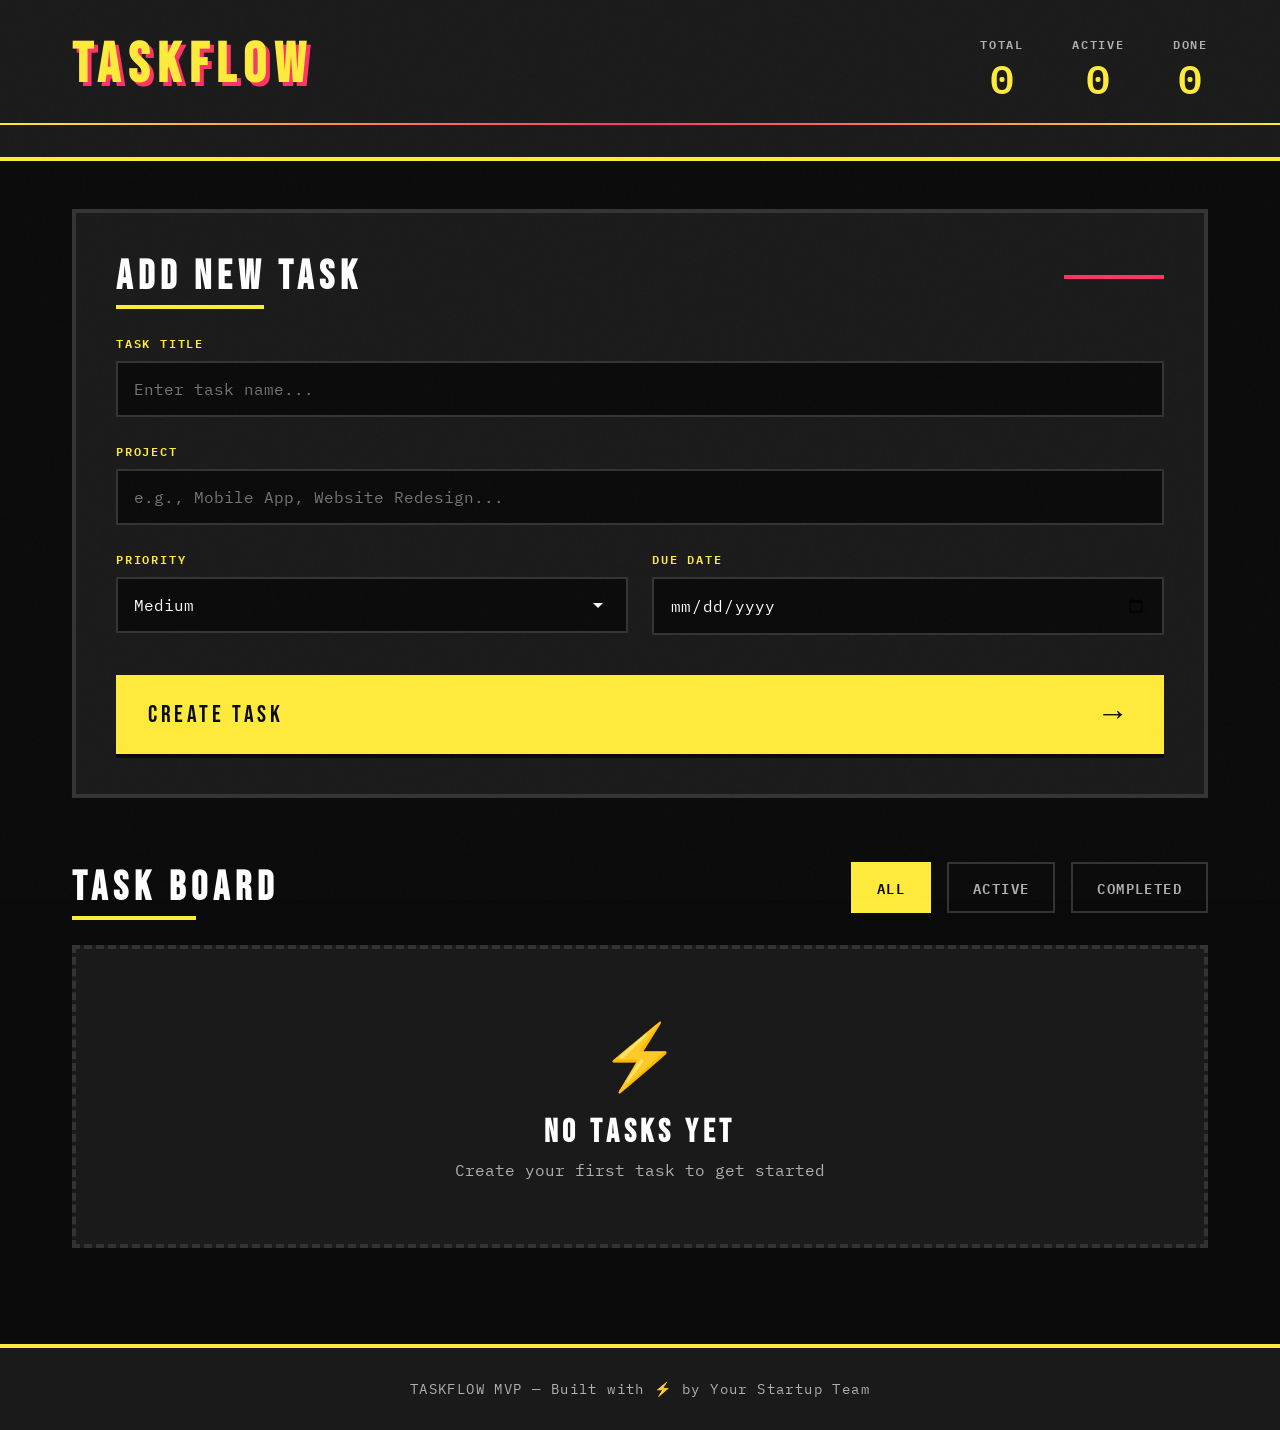
<file: index.html>
<!DOCTYPE html>
<html lang="en">
<head>
    <meta charset="UTF-8">
    <meta name="viewport" content="width=device-width, initial-scale=1.0">
    <title>TASKFLOW — Project Management MVP</title>
    <link rel="preconnect" href="https://fonts.googleapis.com">
    <link rel="preconnect" href="https://fonts.gstatic.com" crossorigin>
    <link href="https://fonts.googleapis.com/css2?family=Bebas+Neue&family=IBM+Plex+Mono:wght@400;600&display=swap" rel="stylesheet">
    <link rel="stylesheet" href="style.css">
</head>
<body>
    <div class="grain-overlay"></div>
    
    <header class="header">
        <div class="header-content">
            <h1 class="logo">TASKFLOW</h1>
            <div class="header-stats">
                <div class="stat">
                    <span class="stat-label">TOTAL</span>
                    <span class="stat-value" id="totalTasks">0</span>
                </div>
                <div class="stat">
                    <span class="stat-label">ACTIVE</span>
                    <span class="stat-value" id="activeTasks">0</span>
                </div>
                <div class="stat">
                    <span class="stat-label">DONE</span>
                    <span class="stat-value" id="completedTasks">0</span>
                </div>
            </div>
        </div>
        <div class="header-line"></div>
    </header>

    <main class="container">
        <section class="add-task-section">
            <div class="section-header">
                <h2 class="section-title">ADD NEW TASK</h2>
                <div class="accent-bar"></div>
            </div>
            
            <form id="taskForm" class="task-form">
                <div class="form-group">
                    <label for="taskTitle">TASK TITLE</label>
                    <input 
                        type="text" 
                        id="taskTitle" 
                        placeholder="Enter task name..."
                        required
                        autocomplete="off"
                    >
                </div>
                
                <div class="form-group">
                    <label for="taskProject">PROJECT</label>
                    <input 
                        type="text" 
                        id="taskProject" 
                        placeholder="e.g., Mobile App, Website Redesign..."
                        autocomplete="off"
                    >
                </div>
                
                <div class="form-row">
                    <div class="form-group">
                        <label for="taskPriority">PRIORITY</label>
                        <select id="taskPriority">
                            <option value="low">Low</option>
                            <option value="medium" selected>Medium</option>
                            <option value="high">High</option>
                            <option value="urgent">Urgent</option>
                        </select>
                    </div>
                    
                    <div class="form-group">
                        <label for="taskDueDate">DUE DATE</label>
                        <input type="date" id="taskDueDate">
                    </div>
                </div>
                
                <button type="submit" class="btn-submit">
                    <span>CREATE TASK</span>
                    <span class="btn-arrow">→</span>
                </button>
            </form>
        </section>

        <section class="tasks-section">
            <div class="section-header">
                <h2 class="section-title">TASK BOARD</h2>
                <div class="filter-buttons">
                    <button class="filter-btn active" data-filter="all">ALL</button>
                    <button class="filter-btn" data-filter="active">ACTIVE</button>
                    <button class="filter-btn" data-filter="completed">COMPLETED</button>
                </div>
            </div>
            
            <div id="tasksList" class="tasks-list">
                <div class="empty-state">
                    <div class="empty-icon">⚡</div>
                    <h3>NO TASKS YET</h3>
                    <p>Create your first task to get started</p>
                </div>
            </div>
        </section>
    </main>

    <footer class="footer">
        <p>TASKFLOW MVP — Built with ⚡ by Your Startup Team</p>
    </footer>

    <script src="script.js"></script>
</body>
</html>
</file>
<file: style.css>
:root {
    --primary-black: #0a0a0a;
    --secondary-black: #1a1a1a;
    --accent-yellow: #ffeb3b;
    --accent-red: #ff3366;
    --text-primary: #ffffff;
    --text-secondary: #b0b0b0;
    --border-color: #333;
    --success-green: #00ff88;
    --shadow-heavy: 0 8px 0 rgba(0, 0, 0, 0.8);
    --shadow-medium: 0 4px 0 rgba(0, 0, 0, 0.6);
}

* {
    margin: 0;
    padding: 0;
    box-sizing: border-box;
}

body {
    font-family: 'IBM Plex Mono', monospace;
    background-color: var(--primary-black);
    color: var(--text-primary);
    min-height: 100vh;
    position: relative;
    overflow-x: hidden;
}

/* Grain texture overlay */
.grain-overlay {
    position: fixed;
    top: 0;
    left: 0;
    width: 100%;
    height: 100%;
    pointer-events: none;
    opacity: 0.03;
    z-index: 1000;
    background-image: url('data:image/svg+xml,%3Csvg viewBox="0 0 400 400" xmlns="http://www.w3.org/2000/svg"%3E%3Cfilter id="noiseFilter"%3E%3CfeTurbulence type="fractalNoise" baseFrequency="3.5" numOctaves="4" stitchTiles="stitch"/%3E%3C/filter%3E%3Crect width="100%25" height="100%25" filter="url(%23noiseFilter)"/%3E%3C/svg%3E');
}

/* Header */
.header {
    background: var(--secondary-black);
    border-bottom: 4px solid var(--accent-yellow);
    padding: 2rem 0;
    position: sticky;
    top: 0;
    z-index: 100;
    animation: slideDown 0.6s ease-out;
}

@keyframes slideDown {
    from {
        transform: translateY(-100%);
    }
    to {
        transform: translateY(0);
    }
}

.header-content {
    max-width: 1200px;
    margin: 0 auto;
    padding: 0 2rem;
    display: flex;
    justify-content: space-between;
    align-items: center;
}

.logo {
    font-family: 'Bebas Neue', sans-serif;
    font-size: 3.5rem;
    letter-spacing: 0.15em;
    color: var(--accent-yellow);
    text-shadow: 4px 4px 0 var(--accent-red);
    animation: logoFloat 0.8s ease-out;
}

@keyframes logoFloat {
    from {
        opacity: 0;
        transform: translateY(-20px);
    }
    to {
        opacity: 1;
        transform: translateY(0);
    }
}

.header-stats {
    display: flex;
    gap: 3rem;
}

.stat {
    display: flex;
    flex-direction: column;
    align-items: center;
    animation: fadeIn 0.8s ease-out backwards;
}

.stat:nth-child(1) { animation-delay: 0.2s; }
.stat:nth-child(2) { animation-delay: 0.3s; }
.stat:nth-child(3) { animation-delay: 0.4s; }

@keyframes fadeIn {
    from {
        opacity: 0;
        transform: translateY(10px);
    }
    to {
        opacity: 1;
        transform: translateY(0);
    }
}

.stat-label {
    font-size: 0.75rem;
    letter-spacing: 0.15em;
    color: var(--text-secondary);
    font-weight: 600;
}

.stat-value {
    font-size: 2.5rem;
    font-weight: 600;
    color: var(--accent-yellow);
    line-height: 1;
    margin-top: 0.25rem;
}

.header-line {
    height: 2px;
    background: linear-gradient(90deg, 
        var(--accent-yellow) 0%, 
        var(--accent-red) 50%, 
        var(--accent-yellow) 100%);
    margin-top: 1.5rem;
}

/* Container */
.container {
    max-width: 1200px;
    margin: 0 auto;
    padding: 3rem 2rem;
    animation: fadeInUp 0.8s ease-out 0.3s backwards;
}

@keyframes fadeInUp {
    from {
        opacity: 0;
        transform: translateY(30px);
    }
    to {
        opacity: 1;
        transform: translateY(0);
    }
}

/* Section Headers */
.section-header {
    margin-bottom: 2rem;
    display: flex;
    justify-content: space-between;
    align-items: center;
}

.section-title {
    font-family: 'Bebas Neue', sans-serif;
    font-size: 2.5rem;
    letter-spacing: 0.15em;
    position: relative;
    display: inline-block;
}

.section-title::after {
    content: '';
    position: absolute;
    bottom: -8px;
    left: 0;
    width: 60%;
    height: 4px;
    background: var(--accent-yellow);
}

.accent-bar {
    width: 100px;
    height: 4px;
    background: var(--accent-red);
}

/* Form Styles */
.add-task-section {
    background: var(--secondary-black);
    border: 4px solid var(--border-color);
    padding: 2.5rem;
    margin-bottom: 4rem;
    position: relative;
}

.add-task-section::before {
    content: '';
    position: absolute;
    top: -4px;
    left: -4px;
    right: -4px;
    bottom: -4px;
    background: linear-gradient(135deg, var(--accent-yellow), var(--accent-red));
    z-index: -1;
    opacity: 0;
    transition: opacity 0.3s ease;
}

.add-task-section:hover::before {
    opacity: 0.1;
}

.task-form {
    display: flex;
    flex-direction: column;
    gap: 1.5rem;
}

.form-row {
    display: grid;
    grid-template-columns: 1fr 1fr;
    gap: 1.5rem;
}

.form-group {
    display: flex;
    flex-direction: column;
    gap: 0.5rem;
}

.form-group label {
    font-size: 0.75rem;
    letter-spacing: 0.15em;
    font-weight: 600;
    color: var(--accent-yellow);
}

.form-group input,
.form-group select {
    background: var(--primary-black);
    border: 2px solid var(--border-color);
    color: var(--text-primary);
    padding: 1rem;
    font-family: 'IBM Plex Mono', monospace;
    font-size: 1rem;
    transition: all 0.3s ease;
    outline: none;
}

.form-group input:focus,
.form-group select:focus {
    border-color: var(--accent-yellow);
    box-shadow: 0 0 0 3px rgba(255, 235, 59, 0.1);
}

.form-group select {
    cursor: pointer;
    appearance: none;
    background-image: url('data:image/svg+xml;utf8,<svg fill="white" height="24" viewBox="0 0 24 24" width="24" xmlns="http://www.w3.org/2000/svg"><path d="M7 10l5 5 5-5z"/></svg>');
    background-repeat: no-repeat;
    background-position: right 1rem center;
    padding-right: 3rem;
}

.btn-submit {
    background: var(--accent-yellow);
    color: var(--primary-black);
    border: none;
    padding: 1.25rem 2rem;
    font-family: 'Bebas Neue', sans-serif;
    font-size: 1.5rem;
    letter-spacing: 0.15em;
    cursor: pointer;
    display: flex;
    justify-content: space-between;
    align-items: center;
    transition: all 0.3s ease;
    box-shadow: var(--shadow-medium);
    margin-top: 1rem;
}

.btn-submit:hover {
    background: var(--accent-red);
    color: var(--text-primary);
    transform: translateY(-2px);
    box-shadow: var(--shadow-heavy);
}

.btn-submit:active {
    transform: translateY(0);
    box-shadow: 0 2px 0 rgba(0, 0, 0, 0.8);
}

.btn-arrow {
    font-size: 2rem;
    transition: transform 0.3s ease;
}

.btn-submit:hover .btn-arrow {
    transform: translateX(10px);
}

/* Filter Buttons */
.filter-buttons {
    display: flex;
    gap: 1rem;
}

.filter-btn {
    background: transparent;
    color: var(--text-secondary);
    border: 2px solid var(--border-color);
    padding: 0.75rem 1.5rem;
    font-family: 'IBM Plex Mono', monospace;
    font-size: 0.875rem;
    letter-spacing: 0.1em;
    cursor: pointer;
    transition: all 0.3s ease;
    font-weight: 600;
}

.filter-btn:hover {
    border-color: var(--accent-yellow);
    color: var(--text-primary);
}

.filter-btn.active {
    background: var(--accent-yellow);
    color: var(--primary-black);
    border-color: var(--accent-yellow);
}

/* Tasks List */
.tasks-section {
    margin-bottom: 3rem;
}

.tasks-list {
    display: flex;
    flex-direction: column;
    gap: 1rem;
}

.empty-state {
    text-align: center;
    padding: 4rem 2rem;
    background: var(--secondary-black);
    border: 4px dashed var(--border-color);
}

.empty-icon {
    font-size: 4rem;
    margin-bottom: 1rem;
    animation: pulse 2s ease-in-out infinite;
}

@keyframes pulse {
    0%, 100% { opacity: 1; transform: scale(1); }
    50% { opacity: 0.6; transform: scale(1.1); }
}

.empty-state h3 {
    font-family: 'Bebas Neue', sans-serif;
    font-size: 2rem;
    letter-spacing: 0.15em;
    margin-bottom: 0.5rem;
}

.empty-state p {
    color: var(--text-secondary);
}

/* Task Card */
.task-card {
    background: var(--secondary-black);
    border: 3px solid var(--border-color);
    padding: 1.5rem;
    position: relative;
    transition: all 0.3s ease;
    animation: slideIn 0.4s ease-out backwards;
}

@keyframes slideIn {
    from {
        opacity: 0;
        transform: translateX(-30px);
    }
    to {
        opacity: 1;
        transform: translateX(0);
    }
}

.task-card::before {
    content: '';
    position: absolute;
    left: 0;
    top: 0;
    bottom: 0;
    width: 6px;
    background: var(--accent-yellow);
    transition: all 0.3s ease;
}

.task-card.priority-high::before {
    background: var(--accent-red);
}

.task-card.priority-urgent::before {
    background: var(--accent-red);
    animation: urgent-pulse 1.5s ease-in-out infinite;
}

@keyframes urgent-pulse {
    0%, 100% { opacity: 1; }
    50% { opacity: 0.5; }
}

.task-card.priority-low::before {
    background: var(--text-secondary);
}

.task-card.completed {
    opacity: 0.6;
    border-style: dashed;
}

.task-card.completed::before {
    background: var(--success-green);
}

.task-card:hover {
    border-color: var(--accent-yellow);
    transform: translateX(8px);
}

.task-header {
    display: flex;
    justify-content: space-between;
    align-items: flex-start;
    margin-bottom: 1rem;
}

.task-checkbox-wrapper {
    display: flex;
    align-items: flex-start;
    gap: 1rem;
    flex: 1;
}

.task-checkbox {
    width: 24px;
    height: 24px;
    margin-top: 4px;
    cursor: pointer;
    appearance: none;
    border: 3px solid var(--border-color);
    background: var(--primary-black);
    position: relative;
    transition: all 0.3s ease;
    flex-shrink: 0;
}

.task-checkbox:checked {
    background: var(--success-green);
    border-color: var(--success-green);
}

.task-checkbox:checked::after {
    content: '✓';
    position: absolute;
    top: 50%;
    left: 50%;
    transform: translate(-50%, -50%);
    color: var(--primary-black);
    font-weight: 600;
    font-size: 1rem;
}

.task-content {
    flex: 1;
}

.task-title {
    font-size: 1.25rem;
    font-weight: 600;
    margin-bottom: 0.5rem;
    transition: all 0.3s ease;
}

.task-card.completed .task-title {
    text-decoration: line-through;
    color: var(--text-secondary);
}

.task-project {
    font-size: 0.875rem;
    color: var(--accent-yellow);
    letter-spacing: 0.1em;
    text-transform: uppercase;
}

.task-meta {
    display: flex;
    gap: 1.5rem;
    margin-top: 1rem;
    font-size: 0.875rem;
    color: var(--text-secondary);
}

.task-priority,
.task-due-date {
    display: flex;
    align-items: center;
    gap: 0.5rem;
}

.priority-badge {
    padding: 0.25rem 0.75rem;
    font-size: 0.75rem;
    font-weight: 600;
    letter-spacing: 0.1em;
    background: var(--border-color);
    color: var(--text-primary);
    text-transform: uppercase;
}

.priority-badge.high,
.priority-badge.urgent {
    background: var(--accent-red);
    color: var(--primary-black);
}

.priority-badge.medium {
    background: var(--accent-yellow);
    color: var(--primary-black);
}

.task-actions {
    display: flex;
    gap: 0.5rem;
}

.btn-delete {
    background: transparent;
    border: 2px solid var(--accent-red);
    color: var(--accent-red);
    padding: 0.5rem 1rem;
    cursor: pointer;
    font-family: 'IBM Plex Mono', monospace;
    font-size: 0.875rem;
    font-weight: 600;
    letter-spacing: 0.1em;
    transition: all 0.3s ease;
}

.btn-delete:hover {
    background: var(--accent-red);
    color: var(--primary-black);
}

/* Footer */
.footer {
    background: var(--secondary-black);
    border-top: 4px solid var(--accent-yellow);
    padding: 2rem;
    text-align: center;
    font-size: 0.875rem;
    color: var(--text-secondary);
    letter-spacing: 0.1em;
}

/* Responsive Design */
@media (max-width: 768px) {
    .logo {
        font-size: 2.5rem;
    }
    
    .header-content {
        flex-direction: column;
        gap: 2rem;
    }
    
    .header-stats {
        gap: 2rem;
    }
    
    .stat-value {
        font-size: 2rem;
    }
    
    .form-row {
        grid-template-columns: 1fr;
    }
    
    .section-header {
        flex-direction: column;
        align-items: flex-start;
        gap: 1rem;
    }
    
    .filter-buttons {
        width: 100%;
        justify-content: space-between;
    }
    
    .filter-btn {
        flex: 1;
        padding: 0.75rem 0.5rem;
        font-size: 0.75rem;
    }
    
    .task-header {
        flex-direction: column;
        gap: 1rem;
    }
    
    .task-meta {
        flex-direction: column;
        gap: 0.5rem;
    }
}

@media (max-width: 480px) {
    .container {
        padding: 2rem 1rem;
    }
    
    .add-task-section {
        padding: 1.5rem;
    }
    
    .section-title {
        font-size: 2rem;
    }
}
</file>
